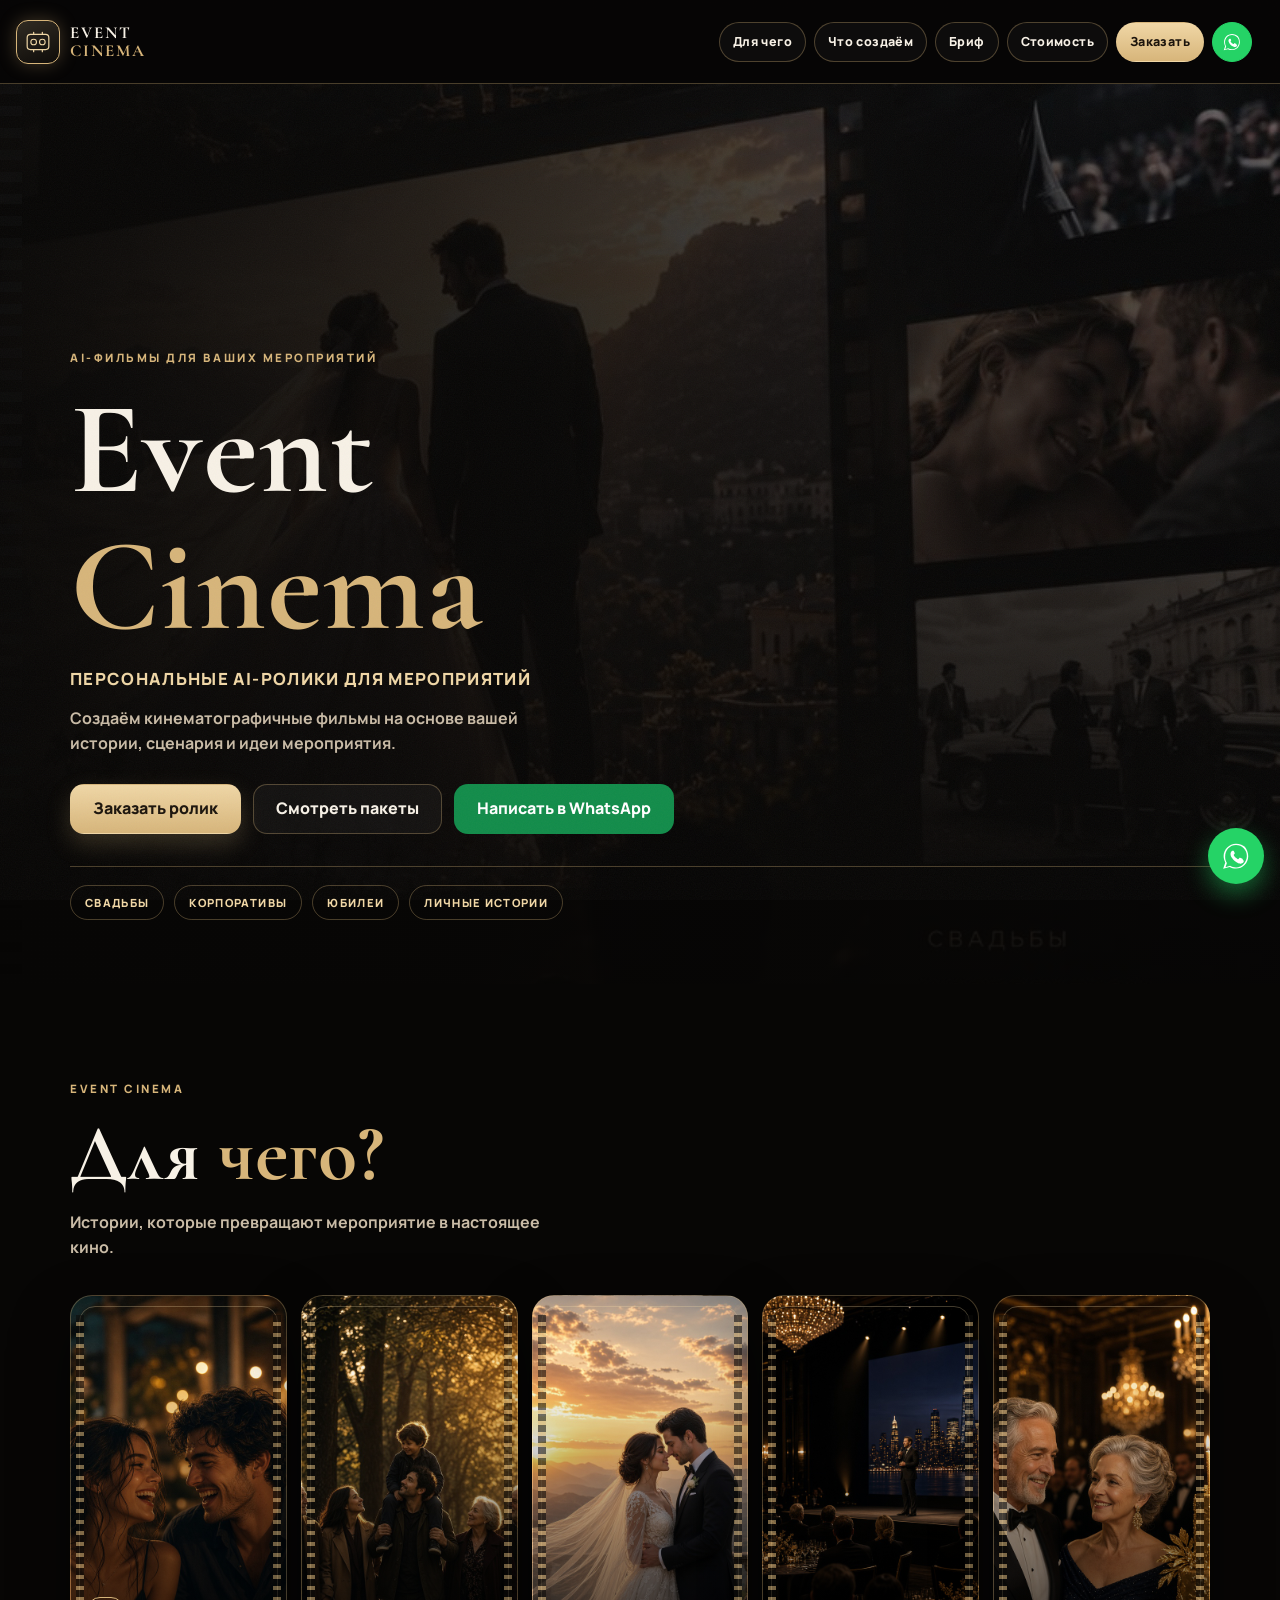
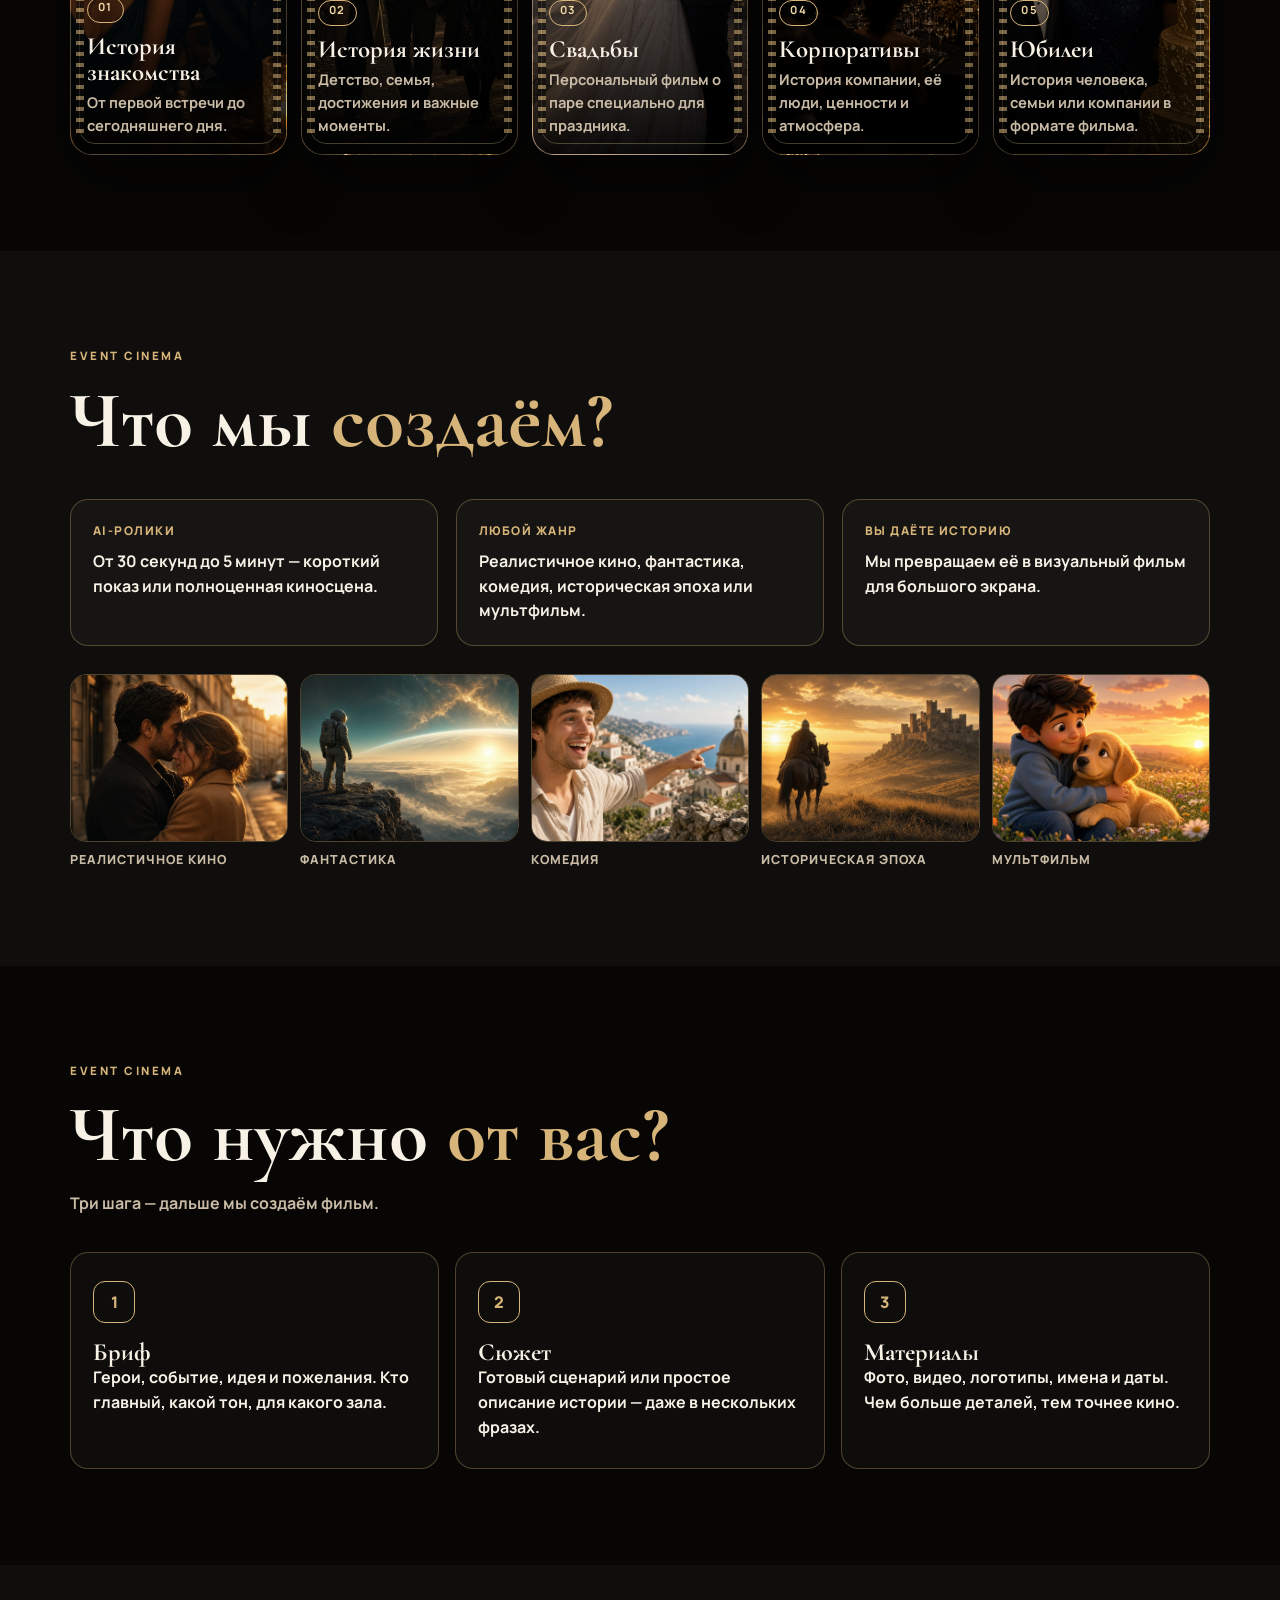
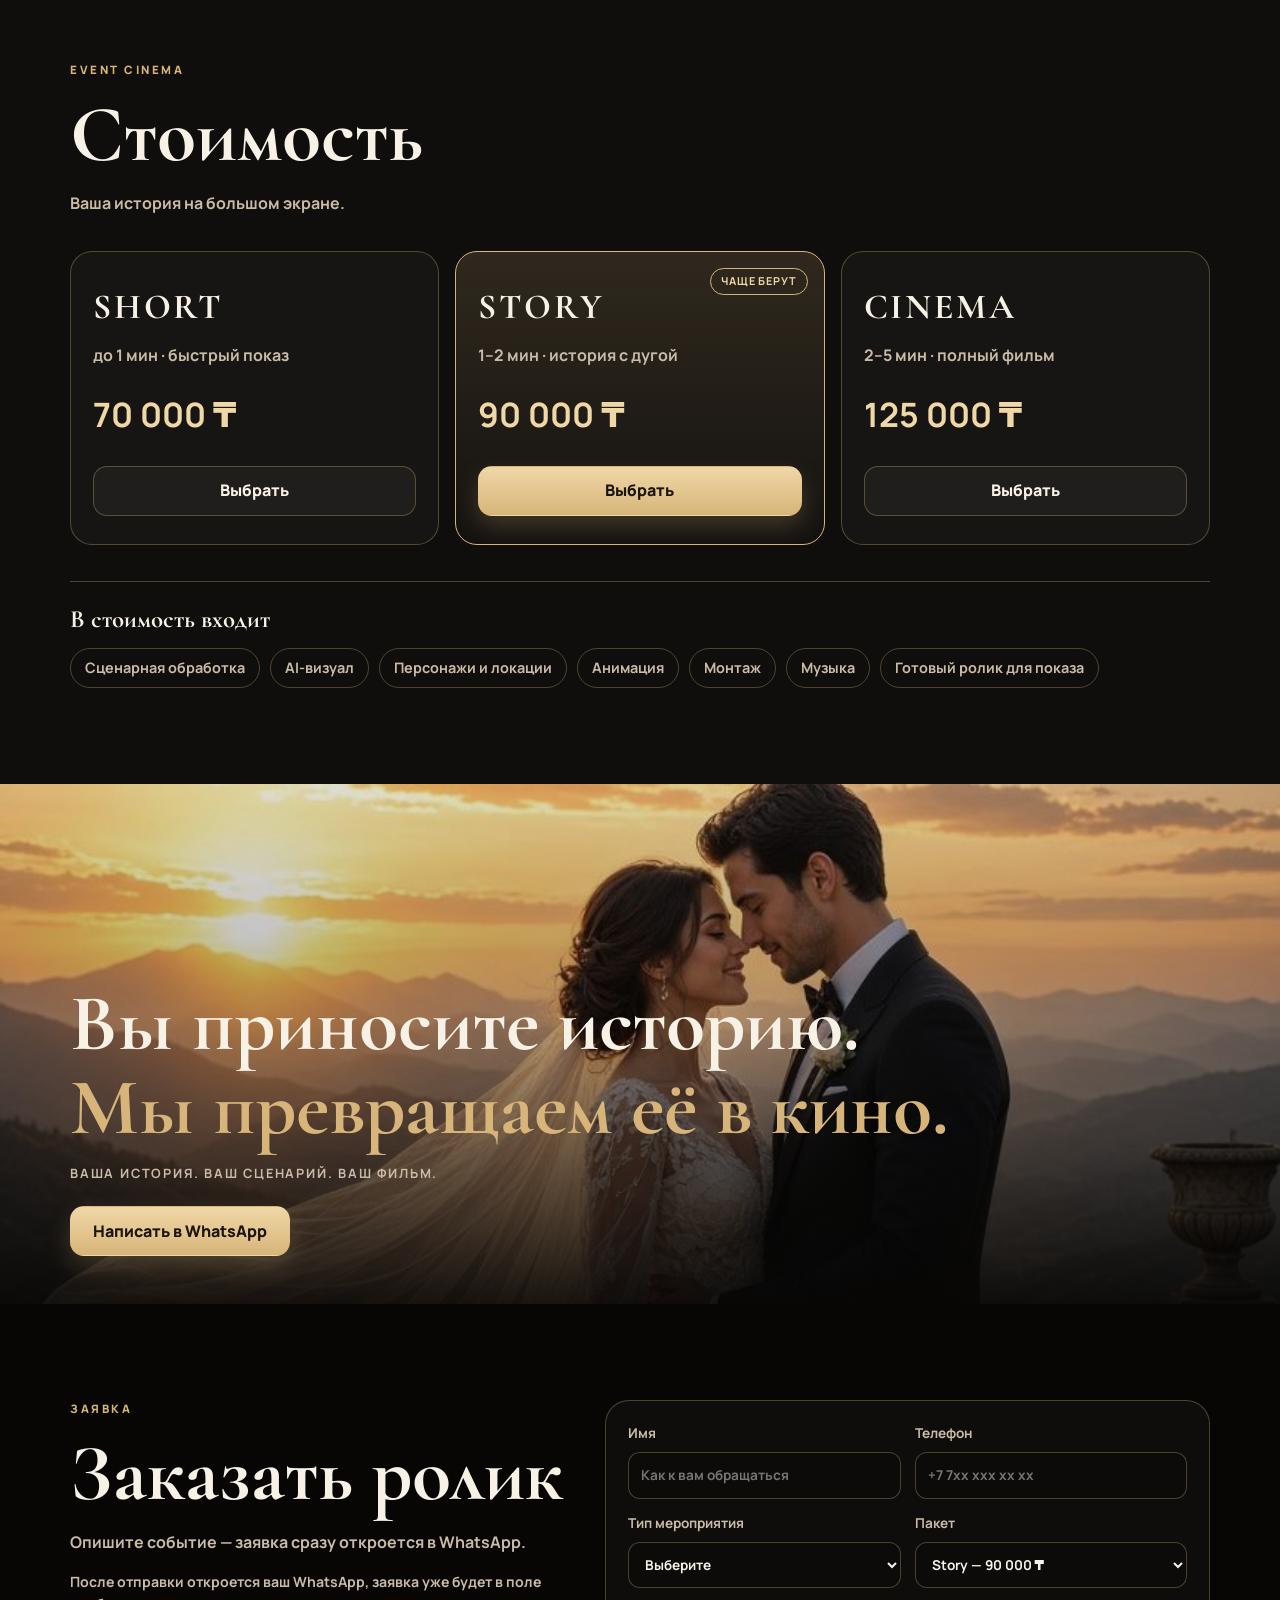
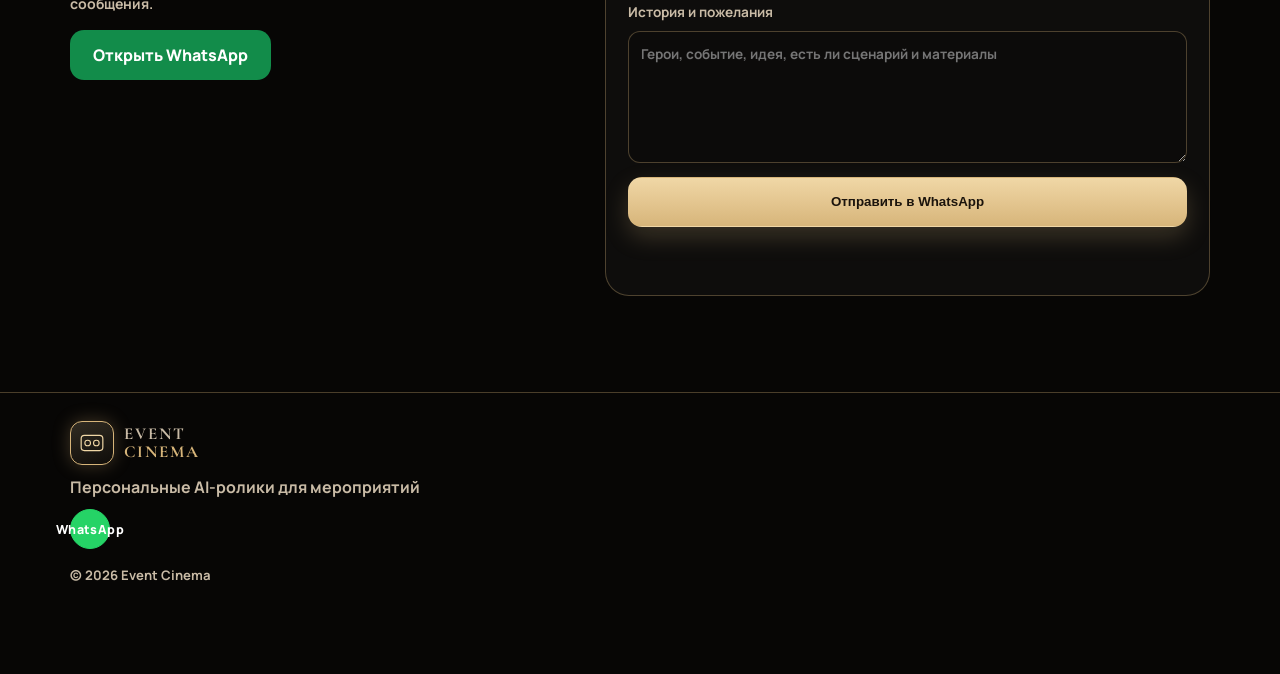
<file: index.html>
<!DOCTYPE html>
<html lang="ru">
<head>
  <meta charset="UTF-8">
  <meta name="viewport" content="width=device-width, initial-scale=1">
  <meta name="description" content="Event Cinema — персональные AI-ролики для свадеб, корпоративов, юбилеев и личных историй. Кинематографичные фильмы по вашему сценарию.">
  <title>Event Cinema — персональные AI-ролики для мероприятий</title>
  <link rel="icon" href="favicon.svg" type="image/svg+xml">
  <link rel="preconnect" href="https://fonts.googleapis.com">
  <link rel="preconnect" href="https://fonts.gstatic.com" crossorigin>
  <link href="https://fonts.googleapis.com/css2?family=Cormorant+Garamond:ital,wght@0,700;1,700&family=Manrope:wght@600;700;800&display=swap" rel="stylesheet">
  <link rel="stylesheet" href="styles.css">
</head>
<body>
  <div class="grain" aria-hidden="true"></div>

  <header class="header" id="header">
    <a class="logo" href="#top">
      <span class="logo-badge" aria-hidden="true">
        <svg viewBox="0 0 48 48" fill="none">
          <rect x="4" y="10" width="40" height="28" rx="6" stroke="currentColor" stroke-width="2.2"/>
          <circle cx="16" cy="24" r="5.2" stroke="currentColor" stroke-width="2"/>
          <circle cx="32" cy="24" r="5.2" stroke="currentColor" stroke-width="2"/>
          <path d="M16 10V6M32 10V6M16 42v-4M32 42v-4" stroke="currentColor" stroke-width="2.2" stroke-linecap="round"/>
        </svg>
      </span>
      <span class="logo-text">
        <b>Event</b>
        <span>Cinema</span>
      </span>
    </a>
    <nav class="nav" id="nav" aria-label="Основное меню">
      <a class="nav-pill" href="#occasions">Для чего</a>
      <a class="nav-pill" href="#create">Что создаём</a>
      <a class="nav-pill" href="#brief">Бриф</a>
      <a class="nav-pill" href="#pricing">Стоимость</a>
      <a class="nav-pill nav-cta" href="#order">Заказать</a>
      <a class="nav-pill nav-wa" href="https://wa.me/77064095513" aria-label="WhatsApp">
        <svg viewBox="0 0 24 24" aria-hidden="true"><path fill="currentColor" d="M17.5 14.4c-.3-.1-1.6-.8-1.9-.9-.2-.1-.4-.1-.6.1s-.7.9-.8 1c-.2.1-.3.2-.6.1-1.6-.8-2.7-1.8-3.5-3.3-.1-.3 0-.4.1-.6l.5-.6c.1-.1.1-.3.2-.4 0-.2 0-.4-.1-.5l-.6-1.4c-.2-.4-.4-.4-.6-.4h-.5c-.2 0-.5.1-.8.4-.3.3-1 1-1 2.5s1.1 2.9 1.2 3.1c.2.3 2.1 3.2 5.1 4.4 1.9.8 2.3.7 3.1.6.5-.1 1.6-.6 1.8-1.3.2-.6.2-1.2.1-1.3 0-.2-.2-.2-.5-.3zM12.1 21.8h-.1c-1.8 0-3.6-.5-5.1-1.4L3 21.6l1.2-3.7c-1-1.6-1.5-3.4-1.5-5.3C2.7 6.8 6.9 2.6 12 2.6c2.5 0 4.8 1 6.6 2.7 1.8 1.8 2.7 4.1 2.7 6.6 0 5.2-4.2 9.9-9.2 9.9zm8.2-17C18.2 2.6 15.2 1.4 12 1.4 6.2 1.4 1.4 6.2 1.4 12.1c0 1.9.5 3.8 1.4 5.4L1 23l5.6-1.5c1.6.9 3.4 1.3 5.2 1.3h.1c5.8 0 10.6-4.7 10.6-10.6 0-3.2-1.3-6.2-3.2-8.4z"/></svg>
      </a>
    </nav>
    <div class="header-actions">
      <a class="header-wa" href="https://wa.me/77064095513" aria-label="WhatsApp">
        <svg viewBox="0 0 24 24" aria-hidden="true"><path fill="currentColor" d="M17.5 14.4c-.3-.1-1.6-.8-1.9-.9-.2-.1-.4-.1-.6.1s-.7.9-.8 1c-.2.1-.3.2-.6.1-1.6-.8-2.7-1.8-3.5-3.3-.1-.3 0-.4.1-.6l.5-.6c.1-.1.1-.3.2-.4 0-.2 0-.4-.1-.5l-.6-1.4c-.2-.4-.4-.4-.6-.4h-.5c-.2 0-.5.1-.8.4-.3.3-1 1-1 2.5s1.1 2.9 1.2 3.1c.2.3 2.1 3.2 5.1 4.4 1.9.8 2.3.7 3.1.6.5-.1 1.6-.6 1.8-1.3.2-.6.2-1.2.1-1.3 0-.2-.2-.2-.5-.3zM12.1 21.8h-.1c-1.8 0-3.6-.5-5.1-1.4L3 21.6l1.2-3.7c-1-1.6-1.5-3.4-1.5-5.3C2.7 6.8 6.9 2.6 12 2.6c2.5 0 4.8 1 6.6 2.7 1.8 1.8 2.7 4.1 2.7 6.6 0 5.2-4.2 9.9-9.2 9.9zm8.2-17C18.2 2.6 15.2 1.4 12 1.4 6.2 1.4 1.4 6.2 1.4 12.1c0 1.9.5 3.8 1.4 5.4L1 23l5.6-1.5c1.6.9 3.4 1.3 5.2 1.3h.1c5.8 0 10.6-4.7 10.6-10.6 0-3.2-1.3-6.2-3.2-8.4z"/></svg>
      </a>
    <button class="menu-btn" id="menuBtn" type="button" aria-expanded="false" aria-controls="nav" aria-label="Открыть меню">
      <span></span><span></span><span></span>
    </button>
    </div>
  </header>

  <main id="top">
    <section class="hero">
      <div class="hero-media" style="background-image:url('assets/hero.jpg')"></div>
      <div class="hero-veil"></div>
      <div class="film-edge" aria-hidden="true"></div>
      <div class="container hero-grid">
        <div class="hero-copy reveal">
          <p class="eyebrow">AI-фильмы для ваших мероприятий</p>
          <h1>
            Event<br>
            <span class="gold">Cinema</span>
          </h1>
          <p class="lead-title">Персональные AI-ролики для мероприятий</p>
          <p class="lead">Создаём кинематографичные фильмы на основе вашей истории, сценария и идеи мероприятия.</p>
          <div class="hero-actions">
            <a class="btn btn-gold" href="#order">Заказать ролик</a>
            <a class="btn btn-ghost" href="#pricing">Смотреть пакеты</a>
            <a class="btn btn-wa" href="https://wa.me/77064095513" target="_blank" rel="noopener">Написать в WhatsApp</a>
          </div>
        </div>
        <ul class="hero-tags reveal">
          <li>Свадьбы</li>
          <li>Корпоративы</li>
          <li>Юбилеи</li>
          <li>Личные истории</li>
        </ul>
      </div>
    </section>

    <section class="section" id="occasions">
      <div class="container">
        <div class="section-head reveal">
          <p class="eyebrow">Event Cinema</p>
          <h2>Для <span class="gold">чего?</span></h2>
          <p class="section-lead">Истории, которые превращают мероприятие в настоящее кино.</p>
        </div>
        <div class="occasion-grid">
          <article class="occasion reveal" style="background-image:url('assets/occ-meet.jpg')">
            <div class="occasion-frame" aria-hidden="true"></div>
            <div class="occasion-body">
              <span class="chip">01</span>
              <h3>История знакомства</h3>
              <p>От первой встречи до сегодняшнего дня.</p>
            </div>
          </article>
          <article class="occasion reveal" style="background-image:url('assets/occ-life.jpg')">
            <div class="occasion-frame" aria-hidden="true"></div>
            <div class="occasion-body">
              <span class="chip">02</span>
              <h3>История жизни</h3>
              <p>Детство, семья, достижения и важные моменты.</p>
            </div>
          </article>
          <article class="occasion reveal" style="background-image:url('assets/occ-wedding.jpg')">
            <div class="occasion-frame" aria-hidden="true"></div>
            <div class="occasion-body">
              <span class="chip">03</span>
              <h3>Свадьбы</h3>
              <p>Персональный фильм о паре специально для праздника.</p>
            </div>
          </article>
          <article class="occasion reveal" style="background-image:url('assets/occ-corp.jpg')">
            <div class="occasion-frame" aria-hidden="true"></div>
            <div class="occasion-body">
              <span class="chip">04</span>
              <h3>Корпоративы</h3>
              <p>История компании, её люди, ценности и атмосфера.</p>
            </div>
          </article>
          <article class="occasion reveal" style="background-image:url('assets/occ-jubilee.jpg')">
            <div class="occasion-frame" aria-hidden="true"></div>
            <div class="occasion-body">
              <span class="chip">05</span>
              <h3>Юбилеи</h3>
              <p>История человека, семьи или компании в формате фильма.</p>
            </div>
          </article>
        </div>
      </div>
    </section>

    <section class="section section-alt" id="create">
      <div class="container">
        <div class="section-head reveal">
          <p class="eyebrow">Event Cinema</p>
          <h2>Что мы <span class="gold">создаём?</span></h2>
        </div>
        <div class="facts">
          <article class="fact-card reveal">
            <p class="fact-label">AI-ролики</p>
            <p>От 30 секунд до 5 минут — короткий показ или полноценная киносцена.</p>
          </article>
          <article class="fact-card reveal">
            <p class="fact-label">Любой жанр</p>
            <p>Реалистичное кино, фантастика, комедия, историческая эпоха или мультфильм.</p>
          </article>
          <article class="fact-card reveal">
            <p class="fact-label">Вы даёте историю</p>
            <p>Мы превращаем её в визуальный фильм для большого экрана.</p>
          </article>
        </div>
        <div class="genre-row">
          <figure class="reveal">
            <img src="assets/genre-real.jpg" alt="Реалистичное кино">
            <figcaption>Реалистичное кино</figcaption>
          </figure>
          <figure class="reveal">
            <img src="assets/genre-scifi.jpg" alt="Фантастика">
            <figcaption>Фантастика</figcaption>
          </figure>
          <figure class="reveal">
            <img src="assets/genre-comedy.jpg" alt="Комедия">
            <figcaption>Комедия</figcaption>
          </figure>
          <figure class="reveal">
            <img src="assets/genre-history.jpg" alt="Историческая эпоха">
            <figcaption>Историческая эпоха</figcaption>
          </figure>
          <figure class="reveal">
            <img src="assets/genre-toon.jpg" alt="Мультфильм">
            <figcaption>Мультфильм</figcaption>
          </figure>
        </div>
      </div>
    </section>

    <section class="section" id="brief">
      <div class="container">
        <div class="section-head reveal">
          <p class="eyebrow">Event Cinema</p>
          <h2>Что нужно <span class="gold">от вас?</span></h2>
          <p class="section-lead">Три шага — дальше мы создаём фильм.</p>
        </div>
        <ol class="steps">
          <li class="reveal">
            <span class="step-num">1</span>
            <h3>Бриф</h3>
            <p>Герои, событие, идея и пожелания. Кто главный, какой тон, для какого зала.</p>
          </li>
          <li class="reveal">
            <span class="step-num">2</span>
            <h3>Сюжет</h3>
            <p>Готовый сценарий или простое описание истории — даже в нескольких фразах.</p>
          </li>
          <li class="reveal">
            <span class="step-num">3</span>
            <h3>Материалы</h3>
            <p>Фото, видео, логотипы, имена и даты. Чем больше деталей, тем точнее кино.</p>
          </li>
        </ol>
      </div>
    </section>

    <section class="section section-alt" id="pricing">
      <div class="container">
        <div class="section-head reveal">
          <p class="eyebrow">Event Cinema</p>
          <h2>Стоимость</h2>
          <p class="section-lead">Ваша история на большом экране.</p>
        </div>
        <div class="price-grid">
          <article class="price-card reveal">
            <p class="price-name">Short</p>
            <p class="price-meta">до 1 мин · быстрый показ</p>
            <p class="price-value">70 000 ₸</p>
            <a class="btn btn-ghost" href="#order" data-plan="Short">Выбрать</a>
          </article>
          <article class="price-card featured reveal">
            <span class="badge">Чаще берут</span>
            <p class="price-name">Story</p>
            <p class="price-meta">1–2 мин · история с дугой</p>
            <p class="price-value">90 000 ₸</p>
            <a class="btn btn-gold" href="#order" data-plan="Story">Выбрать</a>
          </article>
          <article class="price-card reveal">
            <p class="price-name">Cinema</p>
            <p class="price-meta">2–5 мин · полный фильм</p>
            <p class="price-value">125 000 ₸</p>
            <a class="btn btn-ghost" href="#order" data-plan="Cinema">Выбрать</a>
          </article>
        </div>
        <div class="includes reveal">
          <h3>В стоимость входит</h3>
          <ul>
            <li>Сценарная обработка</li>
            <li>AI-визуал</li>
            <li>Персонажи и локации</li>
            <li>Анимация</li>
            <li>Монтаж</li>
            <li>Музыка</li>
            <li>Готовый ролик для показа</li>
          </ul>
        </div>
      </div>
    </section>

    <section class="cta-band">
      <div class="cta-media" style="background-image:url('assets/cta.jpg')"></div>
      <div class="container cta-inner reveal">
        <h2>Вы приносите историю.<br><span class="gold">Мы превращаем её в кино.</span></h2>
        <p>Ваша история. Ваш сценарий. Ваш фильм.</p>
        <a class="btn btn-gold" href="https://wa.me/77064095513" target="_blank" rel="noopener">Написать в WhatsApp</a>
      </div>
    </section>

    <section class="section" id="order">
      <div class="container order-wrap">
        <div class="reveal">
          <p class="eyebrow">Заявка</p>
          <h2>Заказать ролик</h2>
          <p class="section-lead">Опишите событие — заявка сразу откроется в WhatsApp.</p>
          <p class="fineprint" id="contactHint">После отправки откроется ваш WhatsApp, заявка уже будет в поле сообщения.</p>
          <a class="btn btn-wa" href="https://wa.me/77064095513" target="_blank" rel="noopener">Открыть WhatsApp</a>
        </div>
        <form class="order-form reveal" id="orderForm">
          <label>
            Имя
            <input name="name" type="text" required autocomplete="name" placeholder="Как к вам обращаться">
          </label>
          <label>
            Телефон
            <input name="contact" type="text" required autocomplete="tel" placeholder="+7 7xx xxx xx xx">
          </label>
          <label>
            Тип мероприятия
            <select name="event" required>
              <option value="" disabled selected>Выберите</option>
              <option>Свадьба</option>
              <option>История знакомства</option>
              <option>История жизни</option>
              <option>Корпоратив</option>
              <option>Юбилей</option>
              <option>Другое</option>
            </select>
          </label>
          <label>
            Пакет
            <select name="plan" id="planSelect">
              <option>Short — 70 000 ₸</option>
              <option selected>Story — 90 000 ₸</option>
              <option>Cinema — 125 000 ₸</option>
              <option>Пока не знаю</option>
            </select>
          </label>
          <label class="full">
            История и пожелания
            <textarea name="story" rows="5" placeholder="Герои, событие, идея, есть ли сценарий и материалы"></textarea>
          </label>
          <button class="btn btn-gold full" type="submit">Отправить в WhatsApp</button>
          <p class="form-status" id="formStatus" role="status"></p>
          <div class="order-result" id="orderResult" hidden>
            <p>Заявка уходит в WhatsApp. Если поле пустое — нажмите «Скопировать ещё раз» и вставьте в чат.</p>
            <textarea id="orderMessage" rows="8" readonly></textarea>
            <button class="btn btn-ghost full" type="button" id="copyOrder">Скопировать ещё раз</button>
          </div>
        </form>
      </div>
    </section>
  </main>

  <footer class="footer">
    <div class="container footer-inner">
      <a class="logo" href="#top">
        <span class="logo-badge" aria-hidden="true">
          <svg viewBox="0 0 48 48" fill="none">
            <rect x="4" y="10" width="40" height="28" rx="6" stroke="currentColor" stroke-width="2.2"/>
            <circle cx="16" cy="24" r="5.2" stroke="currentColor" stroke-width="2"/>
            <circle cx="32" cy="24" r="5.2" stroke="currentColor" stroke-width="2"/>
          </svg>
        </span>
        <span class="logo-text"><b>Event</b> <span>Cinema</span></span>
      </a>
      <p>Персональные AI-ролики для мероприятий</p>
      <a class="nav-pill nav-wa" href="https://wa.me/77064095513" target="_blank" rel="noopener">WhatsApp</a>
      <p class="copy">© <span id="year"></span> Event Cinema</p>
    </div>
  </footer>

  <a class="wa-float" href="https://wa.me/77064095513" aria-label="Написать в WhatsApp">
    <svg viewBox="0 0 24 24" aria-hidden="true"><path fill="currentColor" d="M17.5 14.4c-.3-.1-1.6-.8-1.9-.9-.2-.1-.4-.1-.6.1s-.7.9-.8 1c-.2.1-.3.2-.6.1-1.6-.8-2.7-1.8-3.5-3.3-.1-.3 0-.4.1-.6l.5-.6c.1-.1.1-.3.2-.4 0-.2 0-.4-.1-.5l-.6-1.4c-.2-.4-.4-.4-.6-.4h-.5c-.2 0-.5.1-.8.4-.3.3-1 1-1 2.5s1.1 2.9 1.2 3.1c.2.3 2.1 3.2 5.1 4.4 1.9.8 2.3.7 3.1.6.5-.1 1.6-.6 1.8-1.3.2-.6.2-1.2.1-1.3 0-.2-.2-.2-.5-.3zM12.1 21.8h-.1c-1.8 0-3.6-.5-5.1-1.4L3 21.6l1.2-3.7c-1-1.6-1.5-3.4-1.5-5.3C2.7 6.8 6.9 2.6 12 2.6c2.5 0 4.8 1 6.6 2.7 1.8 1.8 2.7 4.1 2.7 6.6 0 5.2-4.2 9.9-9.2 9.9zm8.2-17C18.2 2.6 15.2 1.4 12 1.4 6.2 1.4 1.4 6.2 1.4 12.1c0 1.9.5 3.8 1.4 5.4L1 23l5.6-1.5c1.6.9 3.4 1.3 5.2 1.3h.1c5.8 0 10.6-4.7 10.6-10.6 0-3.2-1.3-6.2-3.2-8.4z"/></svg>
  </a>

  <script src="script.js"></script>
</body>
</html>
</file>
<file: styles.css>
:root {
  --bg: #070605;
  --bg-2: #100e0c;
  --ink: #f7f1e6;
  --muted: #c9bba6;
  --gold: #d7b57a;
  --gold-2: #f0d7a6;
  --line: rgba(215, 181, 122, 0.32);
  --shadow: 0 24px 60px rgba(0, 0, 0, 0.45);
  --radius: 18px;
  --header: 84px;
}

*,
*::before,
*::after {
  box-sizing: border-box;
}

html {
  scroll-behavior: smooth;
}

body {
  margin: 0;
  font-family: Manrope, system-ui, sans-serif;
  font-weight: 700;
  color: var(--ink);
  background: var(--bg);
  line-height: 1.55;
}

img {
  max-width: 100%;
  display: block;
}

a {
  color: inherit;
  text-decoration: none;
}

h1, h2, h3 {
  font-family: "Cormorant Garamond", Georgia, serif;
  font-weight: 700;
  line-height: 1.05;
  margin: 0;
}

h1 {
  font-size: clamp(3.6rem, 12vw, 8.2rem);
  letter-spacing: 0.01em;
}

h2 {
  font-size: clamp(2.6rem, 7vw, 5rem);
}

h3 {
  font-size: 1.55rem;
}

p {
  margin: 0;
  font-weight: 700;
}

.gold {
  color: var(--gold);
}

.container {
  width: min(1140px, calc(100% - 32px));
  margin: 0 auto;
}

.grain {
  pointer-events: none;
  position: fixed;
  inset: 0;
  z-index: 8;
  opacity: 0.08;
  background-image: url("data:image/svg+xml,%3Csvg xmlns='http://www.w3.org/2000/svg' width='160' height='160'%3E%3Cfilter id='n'%3E%3CfeTurbulence type='fractalNoise' baseFrequency='.85' numOctaves='4' stitchTiles='stitch'/%3E%3C/filter%3E%3Crect width='100%25' height='100%25' filter='url(%23n)' opacity='.55'/%3E%3C/svg%3E");
}

.header {
  position: sticky;
  top: 0;
  z-index: 20;
  min-height: var(--header);
  display: grid;
  grid-template-columns: auto 1fr auto;
  align-items: center;
  gap: 12px;
  padding: 10px 16px;
  background: rgba(7, 6, 5, 0.82);
  backdrop-filter: blur(18px);
  border-bottom: 1px solid var(--line);
}

.header.is-scrolled {
  box-shadow: 0 12px 40px rgba(0, 0, 0, 0.35);
}

.logo {
  display: flex;
  align-items: center;
  gap: 10px;
}

.logo-badge {
  width: 44px;
  height: 44px;
  border-radius: 12px;
  display: grid;
  place-items: center;
  color: var(--gold-2);
  background: linear-gradient(160deg, rgba(240, 215, 166, 0.18), rgba(215, 181, 122, 0.04));
  border: 1px solid var(--gold);
  box-shadow: 0 0 18px rgba(215, 181, 122, 0.28);
  animation: glow 3.2s ease-in-out infinite;
}

.logo-badge svg {
  width: 26px;
  height: 26px;
}

.logo-text {
  display: flex;
  flex-direction: column;
  line-height: 1.05;
  text-transform: uppercase;
  letter-spacing: 0.16em;
  font-size: 0.72rem;
}

.logo-text b,
.logo-text span {
  font-family: "Cormorant Garamond", Georgia, serif;
  font-weight: 700;
  font-size: 1.05rem;
  font-style: normal;
  letter-spacing: 0.12em;
}

.logo-text span {
  color: var(--gold);
}

.nav {
  display: flex;
  align-items: center;
  gap: 8px;
  flex-wrap: wrap;
  justify-content: flex-end;
}

.nav-pill {
  display: inline-flex;
  align-items: center;
  justify-content: center;
  min-height: 40px;
  padding: 0 13px;
  border-radius: 999px;
  border: 1px solid var(--line);
  background: rgba(255, 255, 255, 0.03);
  font-size: 0.78rem;
  font-weight: 800;
  letter-spacing: 0.03em;
  white-space: nowrap;
  transition: 0.25s ease;
}

.nav-pill:hover {
  border-color: var(--gold);
  color: var(--gold-2);
  transform: translateY(-1px);
}

.nav-cta {
  background: linear-gradient(180deg, var(--gold-2), var(--gold));
  color: #1b140c;
  border-color: transparent;
}

.nav-cta:hover {
  color: #1b140c;
}

.nav-wa {
  background: #25d366;
  border-color: #25d366;
  color: #fff;
  width: 40px;
  min-width: 40px;
  padding: 0;
  border-radius: 50%;
}

.nav-wa svg,
.header-wa svg {
  display: block;
  width: 18px;
  height: 18px;
}

.header-actions {
  display: flex;
  align-items: center;
  gap: 8px;
}

.header-wa {
  display: none;
  width: 42px;
  height: 42px;
  border-radius: 50%;
  background: #25d366;
  color: #fff;
  align-items: center;
  justify-content: center;
  flex-shrink: 0;
}

.nav-wa:hover,
.header-wa:hover {
  color: #fff;
}

.menu-btn {
  display: none;
  width: 46px;
  height: 46px;
  border: 1px solid var(--line);
  border-radius: 12px;
  background: rgba(255, 255, 255, 0.04);
  padding: 10px;
  flex-direction: column;
  justify-content: center;
  gap: 6px;
}

.menu-btn span {
  display: block;
  height: 2px;
  background: var(--ink);
}

.hero {
  position: relative;
  min-height: min(100svh, 920px);
  display: flex;
  align-items: flex-end;
  overflow: hidden;
  padding: 48px 0 64px;
}

.hero-media,
.hero-veil {
  position: absolute;
  inset: 0;
}

.hero-media {
  background-size: cover;
  background-position: 70% center;
  animation: kenburns 22s ease-in-out infinite alternate;
}

.hero-veil {
  background:
    linear-gradient(90deg, rgba(7, 6, 5, 0.96) 0%, rgba(7, 6, 5, 0.78) 34%, rgba(7, 6, 5, 0.28) 100%),
    linear-gradient(180deg, rgba(7, 6, 5, 0.35), rgba(7, 6, 5, 0.88));
}

.film-edge {
  position: absolute;
  left: 0;
  top: 0;
  bottom: 0;
  width: 22px;
  z-index: 1;
  background:
    repeating-linear-gradient(
      to bottom,
      #111 0 10px,
      transparent 10px 22px
    );
  opacity: 0.55;
  mask-image: linear-gradient(#000, transparent);
}

.hero-grid {
  position: relative;
  z-index: 1;
  display: grid;
  gap: 32px;
}

.eyebrow {
  color: var(--gold);
  letter-spacing: 0.22em;
  text-transform: uppercase;
  font-size: 0.72rem;
  font-weight: 800;
  margin-bottom: 14px;
}

.lead-title {
  margin-top: 10px;
  font-size: 1.05rem;
  letter-spacing: 0.08em;
  text-transform: uppercase;
  color: var(--gold-2);
  font-weight: 800;
}

.lead,
.section-lead {
  max-width: 46ch;
  color: var(--muted);
  margin-top: 14px;
}

.hero-actions {
  display: flex;
  flex-wrap: wrap;
  gap: 12px;
  margin-top: 28px;
}

.btn {
  display: inline-flex;
  align-items: center;
  justify-content: center;
  min-height: 50px;
  padding: 0 22px;
  border-radius: 14px;
  border: 1px solid transparent;
  font-weight: 800;
  cursor: pointer;
  position: relative;
  overflow: hidden;
  transition: transform 0.25s ease, box-shadow 0.25s ease;
}

.btn:hover {
  transform: translateY(-2px);
}

.btn-gold {
  background: linear-gradient(180deg, var(--gold-2), var(--gold));
  color: #1b140c;
  box-shadow: 0 10px 24px rgba(215, 181, 122, 0.22);
}

.btn-gold::after {
  content: "";
  position: absolute;
  inset: 0;
  background: linear-gradient(110deg, transparent 30%, rgba(255, 255, 255, 0.35), transparent 70%);
  transform: translateX(-120%);
  animation: shine 3.4s ease-in-out infinite;
}

.btn-ghost {
  border-color: var(--line);
  background: rgba(255, 255, 255, 0.04);
}

.btn-wa {
  background: #128c4a;
  color: #fff;
}

.hero-tags {
  list-style: none;
  margin: 0;
  padding: 18px 0 0;
  display: flex;
  flex-wrap: wrap;
  gap: 10px;
  border-top: 1px solid var(--line);
}

.hero-tags li {
  border: 1px solid var(--line);
  border-radius: 999px;
  padding: 8px 14px;
  letter-spacing: 0.12em;
  text-transform: uppercase;
  font-size: 0.7rem;
  font-weight: 800;
  color: var(--gold-2);
}

.section,
#order,
.hero {
  scroll-margin-top: 92px;
}

.section {
  padding: 96px 0;
}

.section-alt {
  background: var(--bg-2);
}

.section-head {
  margin-bottom: 36px;
}

.occasion-grid {
  display: grid;
  grid-template-columns: repeat(5, 1fr);
  gap: 14px;
}

.occasion {
  min-height: 460px;
  border-radius: 22px;
  background-size: cover;
  background-position: center;
  position: relative;
  overflow: hidden;
  box-shadow: var(--shadow);
  border: 1px solid var(--line);
  transition: transform 0.45s ease, border-color 0.45s ease;
}

.occasion:hover {
  transform: translateY(-8px);
  border-color: var(--gold);
}

.occasion::after {
  content: "";
  position: absolute;
  inset: 0;
  background: linear-gradient(180deg, transparent 18%, rgba(0, 0, 0, 0.9));
}

.occasion-frame {
  position: absolute;
  inset: 10px 8px;
  border: 1px solid rgba(240, 215, 166, 0.28);
  border-radius: 16px;
  z-index: 1;
  pointer-events: none;
}

.occasion-frame::before,
.occasion-frame::after {
  content: "";
  position: absolute;
  top: 8px;
  bottom: 8px;
  width: 8px;
  background: repeating-linear-gradient(#0b0a08 0 7px, var(--gold) 7px 11px);
  opacity: 0.55;
}

.occasion-frame::before { left: -4px; }
.occasion-frame::after { right: -4px; }

.occasion-body {
  position: absolute;
  z-index: 1;
  left: 16px;
  right: 16px;
  bottom: 18px;
}

.chip {
  display: inline-flex;
  min-height: 26px;
  padding: 0 10px;
  border-radius: 999px;
  border: 1px solid var(--gold);
  color: var(--gold-2);
  font-size: 0.7rem;
  letter-spacing: 0.12em;
  margin-bottom: 10px;
}

.occasion p {
  color: var(--muted);
  font-size: 0.92rem;
  margin-top: 6px;
}

.facts {
  display: grid;
  grid-template-columns: repeat(3, 1fr);
  gap: 18px;
  margin-bottom: 28px;
}

.fact-card {
  border: 1px solid var(--line);
  border-radius: 18px;
  padding: 22px;
  background: rgba(255, 255, 255, 0.03);
}

.fact-label {
  color: var(--gold);
  letter-spacing: 0.12em;
  text-transform: uppercase;
  font-size: 0.75rem;
  font-weight: 800;
  margin-bottom: 8px;
}

.genre-row {
  display: grid;
  grid-template-columns: repeat(5, 1fr);
  gap: 12px;
}

.genre-row figure {
  margin: 0;
}

.genre-row img {
  height: 168px;
  width: 100%;
  object-fit: cover;
  border-radius: 16px;
  border: 1px solid var(--line);
  transition: transform 0.4s ease;
}

.genre-row figure:hover img {
  transform: scale(1.04);
}

.genre-row figcaption {
  margin-top: 8px;
  font-size: 0.78rem;
  letter-spacing: 0.08em;
  text-transform: uppercase;
  color: var(--muted);
  font-weight: 800;
}

.steps {
  list-style: none;
  margin: 0;
  padding: 0;
  display: grid;
  grid-template-columns: repeat(3, 1fr);
  gap: 16px;
}

.steps li {
  background: rgba(255, 255, 255, 0.03);
  border: 1px solid var(--line);
  border-radius: var(--radius);
  padding: 28px 22px;
  transition: border-color 0.3s ease, transform 0.3s ease;
}

.steps li:hover {
  border-color: var(--gold);
  transform: translateY(-4px);
}

.step-num {
  display: inline-flex;
  width: 42px;
  height: 42px;
  align-items: center;
  justify-content: center;
  border: 1px solid var(--gold);
  border-radius: 12px;
  color: var(--gold);
  margin-bottom: 16px;
  font-weight: 800;
}

.price-grid {
  display: grid;
  grid-template-columns: repeat(3, 1fr);
  gap: 16px;
}

.price-card {
  border: 1px solid var(--line);
  border-radius: 22px;
  padding: 28px 22px;
  background: rgba(255, 255, 255, 0.03);
  display: flex;
  flex-direction: column;
  gap: 8px;
  min-height: 280px;
  position: relative;
}

.price-card.featured {
  border-color: var(--gold);
  background: linear-gradient(180deg, rgba(215, 181, 122, 0.16), rgba(255, 255, 255, 0.02));
  transform: translateY(-8px);
}

.badge {
  position: absolute;
  top: 16px;
  right: 16px;
  font-size: 0.68rem;
  letter-spacing: 0.08em;
  text-transform: uppercase;
  border: 1px solid var(--gold);
  border-radius: 999px;
  padding: 4px 10px;
  color: var(--gold-2);
}

.price-name {
  font-family: "Cormorant Garamond", Georgia, serif;
  font-size: 2.2rem;
  letter-spacing: 0.08em;
  text-transform: uppercase;
}

.price-meta {
  color: var(--muted);
}

.price-value {
  font-size: 2.1rem;
  color: var(--gold-2);
  margin: 12px 0 18px;
}

.price-card .btn {
  margin-top: auto;
}

.includes {
  margin-top: 36px;
  border-top: 1px solid var(--line);
  padding-top: 24px;
}

.includes ul {
  display: flex;
  flex-wrap: wrap;
  gap: 10px;
  padding: 16px 0 0;
  margin: 0;
  list-style: none;
}

.includes li {
  border: 1px solid var(--line);
  border-radius: 999px;
  padding: 8px 14px;
  color: var(--muted);
  font-size: 0.9rem;
}

.cta-band {
  position: relative;
  min-height: 520px;
  display: flex;
  align-items: flex-end;
  overflow: hidden;
}

.cta-media {
  position: absolute;
  inset: 0;
  background-size: cover;
  background-position: center 28%;
}

.cta-band::after {
  content: "";
  position: absolute;
  inset: 0;
  background: linear-gradient(180deg, rgba(7, 6, 5, 0.12) 0%, rgba(7, 6, 5, 0.28) 45%, rgba(7, 6, 5, 0.92) 100%);
}

.cta-inner {
  position: relative;
  z-index: 1;
  padding: 48px 0;
}

.cta-inner p {
  margin: 14px 0 22px;
  letter-spacing: 0.14em;
  text-transform: uppercase;
  color: var(--muted);
  font-size: 0.8rem;
}

.order-wrap {
  display: grid;
  grid-template-columns: 0.9fr 1.1fr;
  gap: 40px;
  align-items: start;
}

.order-form {
  display: grid;
  grid-template-columns: 1fr 1fr;
  gap: 14px;
  background: rgba(255, 255, 255, 0.03);
  border: 1px solid var(--line);
  border-radius: 24px;
  padding: 22px;
}

.order-form label {
  display: grid;
  gap: 8px;
  font-size: 0.85rem;
  color: var(--muted);
}

.order-form .full {
  grid-column: 1 / -1;
}

input,
select,
textarea {
  width: 100%;
  border: 1px solid var(--line);
  background: #0c0b0a;
  color: var(--ink);
  border-radius: 12px;
  padding: 12px;
  font: inherit;
  font-weight: 700;
}

textarea {
  resize: vertical;
}

.fineprint,
.form-status {
  color: var(--muted);
  font-size: 0.88rem;
  margin: 16px 0;
}

.order-result {
  grid-column: 1 / -1;
  display: grid;
  gap: 10px;
}

.order-result[hidden] {
  display: none;
}

.order-result p {
  color: var(--gold-2);
}

.order-result textarea {
  min-height: 160px;
}

.footer {
  border-top: 1px solid var(--line);
  padding: 28px 0 88px;
}

.footer-inner {
  display: grid;
  gap: 10px;
  color: var(--muted);
  justify-items: start;
}

.footer .copy {
  margin-top: 6px;
  font-size: 0.82rem;
}

.wa-float {
  position: fixed;
  right: max(16px, env(safe-area-inset-right));
  bottom: max(16px, env(safe-area-inset-bottom));
  z-index: 30;
  width: 56px;
  height: 56px;
  border-radius: 50%;
  display: flex;
  align-items: center;
  justify-content: center;
  background: #25d366;
  color: #fff;
  box-shadow: 0 10px 24px rgba(37, 211, 102, 0.45);
  line-height: 0;
}

.wa-float svg {
  display: block;
  width: 28px;
  height: 28px;
}

.reveal {
  opacity: 0;
  transform: translateY(24px);
  animation: rise 0.8s ease forwards;
}

.occasion.reveal:nth-child(2) { animation-delay: 0.08s; }
.occasion.reveal:nth-child(3) { animation-delay: 0.16s; }
.occasion.reveal:nth-child(4) { animation-delay: 0.24s; }
.occasion.reveal:nth-child(5) { animation-delay: 0.32s; }

@keyframes kenburns {
  from { transform: scale(1.04) translateX(0); }
  to { transform: scale(1.12) translateX(-2%); }
}

@keyframes shine {
  0%, 55% { transform: translateX(-120%); }
  75% { transform: translateX(120%); }
  100% { transform: translateX(120%); }
}

@keyframes glow {
  0%, 100% { box-shadow: 0 0 12px rgba(215, 181, 122, 0.2); }
  50% { box-shadow: 0 0 22px rgba(215, 181, 122, 0.5); }
}

@keyframes rise {
  to { opacity: 1; transform: none; }
}

@keyframes floaty {
  0%, 100% { transform: translateY(0); }
  50% { transform: translateY(-6px); }
}

@media (max-width: 1100px) {
  .nav-pill {
    padding: 0 12px;
    font-size: 0.75rem;
  }
}

@media (max-width: 980px) {
  .occasion-grid,
  .genre-row,
  .facts,
  .steps,
  .price-grid,
  .order-form {
    grid-template-columns: 1fr 1fr;
  }

  .order-wrap {
    grid-template-columns: 1fr;
  }

  .price-card.featured {
    transform: none;
  }

  .occasion:last-child {
    grid-column: 1 / -1;
  }
}

@media (max-width: 760px) {
  .menu-btn {
    display: flex;
  }

  .header-wa {
    display: flex;
  }

  .nav .nav-wa {
    display: none;
  }

  .nav {
    display: none;
    position: absolute;
    top: var(--header);
    left: 0;
    right: 0;
    background: rgba(7, 6, 5, 0.97);
    flex-direction: column;
    align-items: stretch;
    padding: 12px 16px 20px;
    gap: 8px;
    border-bottom: 1px solid var(--line);
  }

  .nav.open {
    display: flex;
  }

  .nav-pill {
    min-height: 46px;
    justify-content: center;
  }

  .hero {
    min-height: 100svh;
    padding-bottom: 36px;
  }

  .occasion-grid,
  .genre-row,
  .facts,
  .steps,
  .price-grid,
  .order-wrap,
  .order-form {
    grid-template-columns: 1fr;
  }

  .order-form {
    padding: 16px;
  }

  .footer {
    padding-bottom: 110px;
  }

  .occasion {
    min-height: 360px;
  }

  .occasion:last-child {
    grid-column: auto;
  }

  .section {
    padding: 64px 0;
  }

  .genre-row img {
    height: 200px;
  }

  .film-edge {
    display: none;
  }
}

@media (prefers-reduced-motion: reduce) {
  html { scroll-behavior: auto; }
  .hero-media,
  .cta-media,
  .logo-badge,
  .btn-gold::after,
  .wa-float,
  .reveal {
    animation: none !important;
    opacity: 1;
    transform: none;
  }
}
</file>
